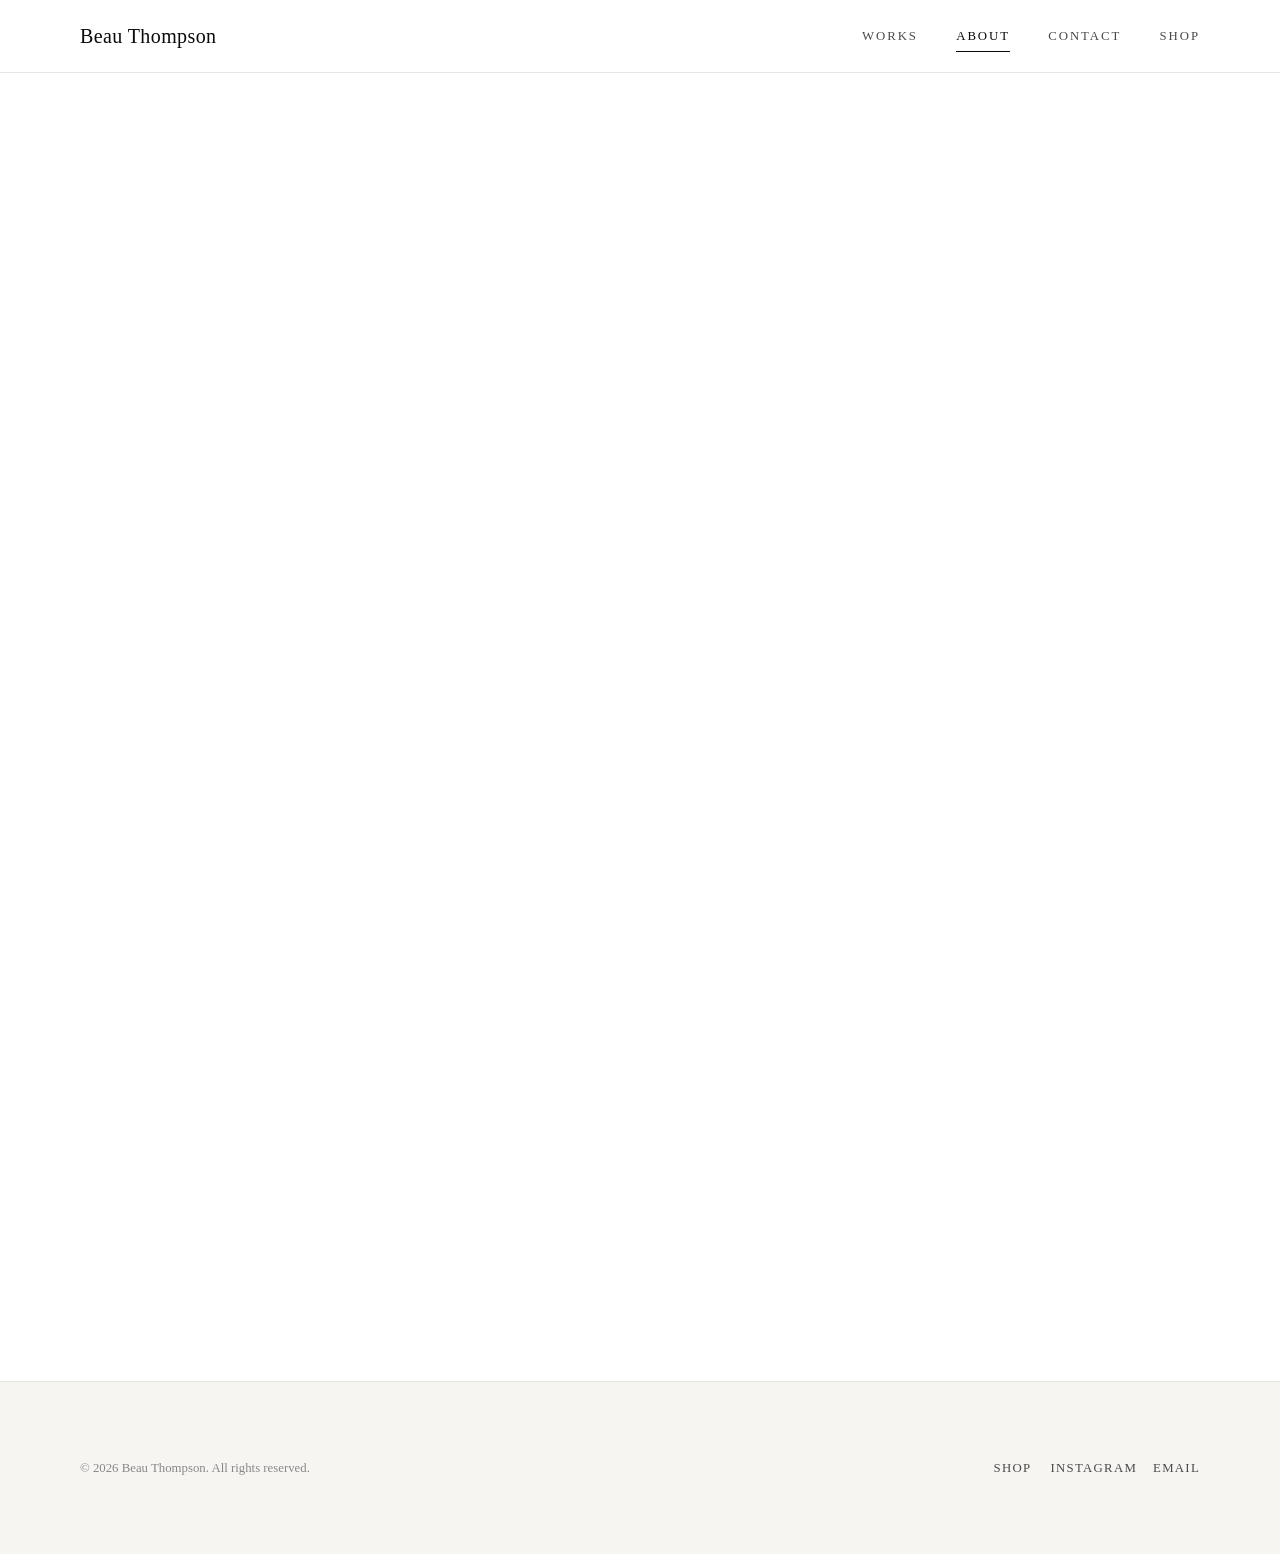
<file: about.html>
<!DOCTYPE html>
<html lang="en">
<head>
  <meta charset="UTF-8">
  <script>
    (function () {
      if (!location.hostname.endsWith('github.io')) return;
      var segment = location.pathname.split('/').filter(Boolean)[0];
      if (!segment || segment.includes('.')) return;
      var base = document.createElement('base');
      base.href = '/' + segment + '/';
      document.head.insertBefore(base, document.head.firstChild);
    })();
  </script>
  <meta name="viewport" content="width=device-width, initial-scale=1.0, viewport-fit=cover">
  <title>About | Beau Thompson</title>
  <meta name="description" content="Artist statement by Beau Thompson — mixed-media artist working in painting and sculpture, investigating material and immaterial experience, duality, and transformation.">
  <meta name="theme-color" content="#f5f0ea">

  <link rel="canonical" href="https://archoneye.com/about.html">

  <link rel="icon" type="image/svg+xml" href="favicon.svg">
  <link rel="apple-touch-icon" href="assets/highland-cow.webp">

  <link rel="stylesheet" href="style.css?v=33">
</head>
<body class="site-page">

  <a href="#about-content" class="skip-link">Skip to content</a>

  <header id="header" class="site-header">
    <div class="container nav-container">
      <a href="index.html" class="logo">Beau Thompson</a>
      <button class="menu-toggle" id="menu-toggle" aria-label="Open menu" aria-controls="nav-wrapper" aria-expanded="false">
        <span></span><span></span><span></span>
      </button>
      <div class="nav-overlay" id="nav-overlay"></div>
      <div class="nav-wrapper" id="nav-wrapper">
        <nav>
          <ul>
            <li><a href="index.html" class="nav-link">Works</a></li>
            <li><a href="about.html" class="nav-link active">About</a></li>
            <li><a href="contact.html" class="nav-link">Contact</a></li>
            <li><a href="shop.html" class="nav-link">Shop</a></li>
          </ul>
        </nav>
      </div>
    </div>
  </header>

  <main id="site-main" class="page-content">
    <div class="container page-inner" id="about-content">
      <div class="about-layout">
        <div class="about-visual reveal">
          <picture>
            <source srcset="assets/artist.webp" type="image/webp">
            <img src="assets/artist.webp" alt="Beau Thompson — artist portrait" loading="lazy" decoding="async">
          </picture>
        </div>

        <div class="about-text reveal">
          <h1 class="page-title">About</h1>
          <h2 class="about-tagline">Artist Statement</h2>
          <div class="about-bio">
            <p>I am a mixed-media artist working primarily in painting and sculptural media. My practice investigates the unstable boundaries between material and immaterial experience, exploring duality, spectrality, and the continual transformation of matter through time. I am interested in the ways objects record memory, decay, and touch, and how entropy becomes both a physical process and a metaphor for identity, perception, and belief.</p>
            <p>My work considers material as something alive rather than fixed, but constantly shifting through cycles of construction, deterioration, and renewal. By juxtaposing contrasting forms, surfaces, and symbols, I create spaces where oppositions such as presence and absence, body and spirit, permanence and ephemerality, coexist rather than resolve.</p>
            <p>Drawing from dreams, personal mythology, and symbolic language alongside broader philosophical and spiritual traditions, I approach making as a process of excavation. I am interested in dreams not simply as private experiences, but as sites where memory, desire, fear, and archetype converge, blurring distinctions between the psychic and the material.</p>
          </div>
        </div>
      </div>
    </div>
  </main>

  <footer>
    <div class="container footer-content">
      <span class="footer-copy">&copy; 2026 Beau Thompson. All rights reserved.</span>
      <ul class="footer-social">
        <li><a href="shop.html">Shop</a></li>
        <li><a href="https://www.instagram.com/archoneye/" target="_blank" rel="noopener noreferrer">Instagram</a></li>
        <li><a href="mailto:info@beaurancethompson.com">Email</a></li>
      </ul>
    </div>
  </footer>

  <script src="nav.js?v=11" defer></script>
</body>
</html>
</file>
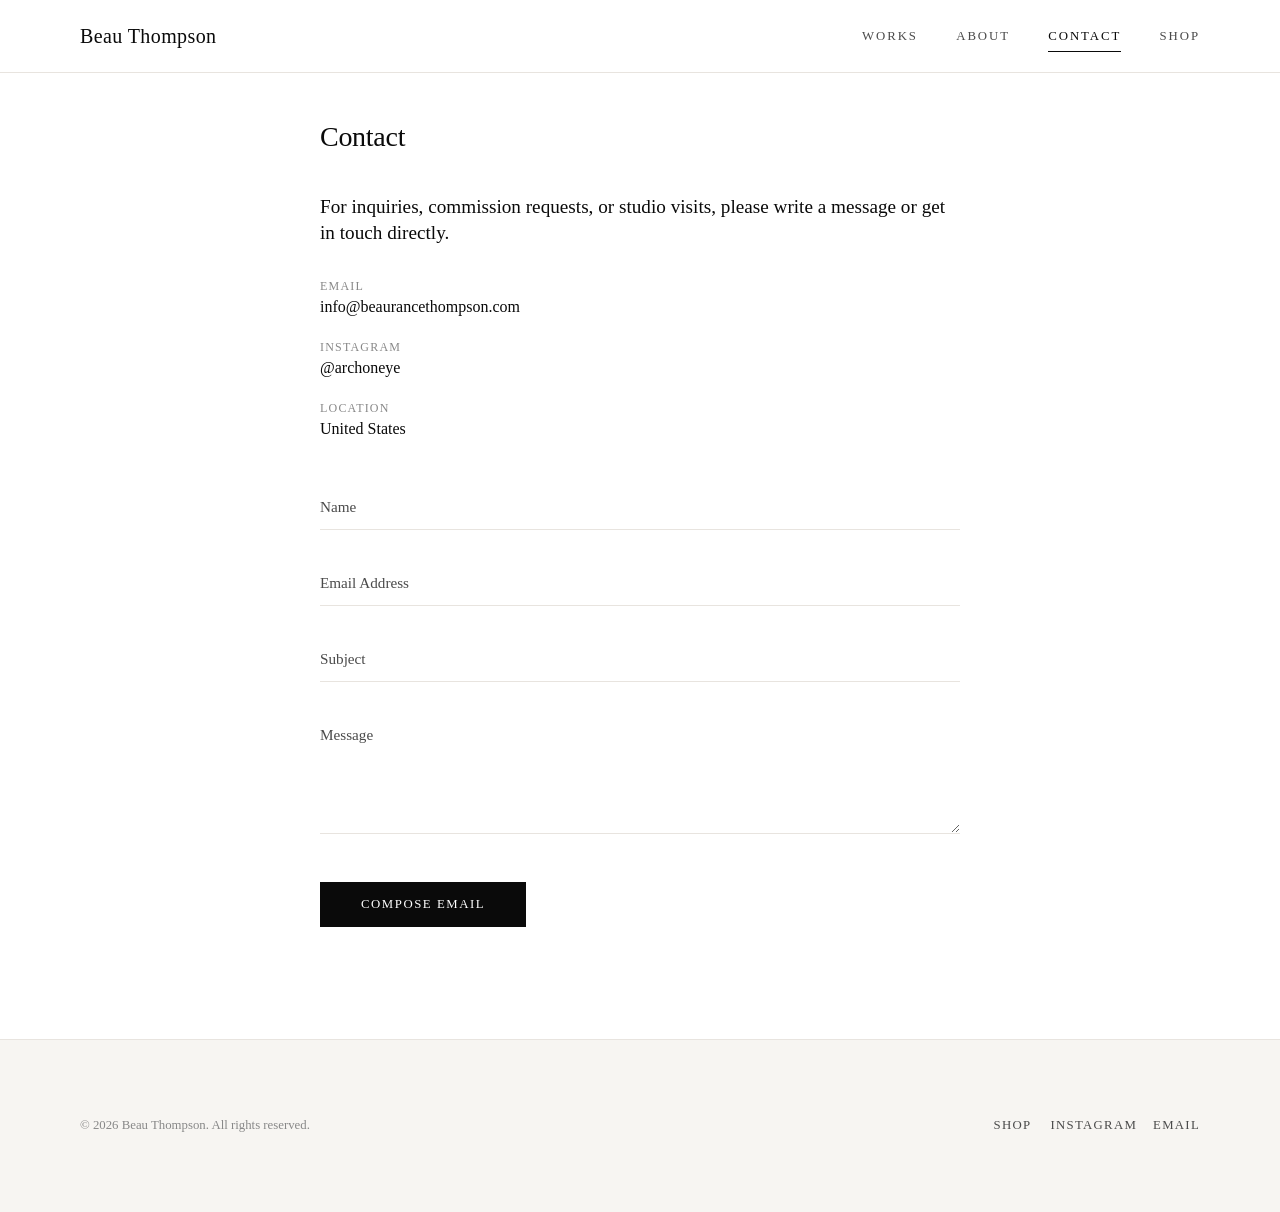
<file: contact.html>
<!DOCTYPE html>
<html lang="en">
<head>
  <meta charset="UTF-8">
  <script>
    (function () {
      if (!location.hostname.endsWith('github.io')) return;
      var segment = location.pathname.split('/').filter(Boolean)[0];
      if (!segment || segment.includes('.')) return;
      var base = document.createElement('base');
      base.href = '/' + segment + '/';
      document.head.insertBefore(base, document.head.firstChild);
    })();
  </script>
  <meta name="viewport" content="width=device-width, initial-scale=1.0, viewport-fit=cover">
  <title>Contact | Beau Thompson</title>
  <meta name="description" content="Contact Beau Thompson for inquiries, commission requests, or studio visits.">
  <meta name="theme-color" content="#f5f0ea">

  <link rel="canonical" href="https://beaurancethompson.com/contact.html">

  <link rel="icon" type="image/svg+xml" href="favicon.svg">
  <link rel="apple-touch-icon" href="assets/highland-cow.webp">

  <link rel="stylesheet" href="style.css?v=23">
</head>
<body class="site-page">

  <a href="#contact-content" class="skip-link">Skip to content</a>

  <header id="header" class="site-header">
    <div class="container nav-container">
      <a href="index.html" class="logo">Beau Thompson</a>
      <button class="menu-toggle" id="menu-toggle" aria-label="Open menu" aria-controls="nav-wrapper" aria-expanded="false">
        <span></span><span></span><span></span>
      </button>
      <div class="nav-overlay" id="nav-overlay"></div>
      <div class="nav-wrapper" id="nav-wrapper">
        <nav>
          <ul>
            <li><a href="index.html" class="nav-link">Works</a></li>
            <li><a href="about.html" class="nav-link">About</a></li>
            <li><a href="contact.html" class="nav-link active">Contact</a></li>
            <li><a href="shop.html" class="nav-link">Shop</a></li>
          </ul>
        </nav>
      </div>
    </div>
  </header>

  <main id="site-main" class="page-content">
    <div class="container page-inner" id="contact-content">
      <h1 class="page-title">Contact</h1>

      <div class="contact-layout">
        <div class="contact-info">
          <h2 class="contact-statement">For inquiries, commission requests, or studio visits, please write a message or get in touch directly.</h2>
          <div class="contact-details">
            <div class="contact-item">
              <span class="contact-label">Email</span>
              <span class="contact-value"><a href="mailto:info@beaurancethompson.com">info@beaurancethompson.com</a></span>
            </div>
            <div class="contact-item">
              <span class="contact-label">Instagram</span>
              <span class="contact-value"><a href="https://www.instagram.com/archoneye/" target="_blank" rel="noopener noreferrer">@archoneye</a></span>
            </div>
            <div class="contact-item">
              <span class="contact-label">Location</span>
              <span class="contact-value">United States</span>
            </div>
          </div>
        </div>

        <form class="contact-form" id="contact-form">
          <div class="form-group">
            <input type="text" id="name" name="name" class="form-input" placeholder=" " required autocomplete="name">
            <label for="name" class="form-label">Name</label>
          </div>

          <div class="form-group">
            <input type="email" id="email" name="email" class="form-input" placeholder=" " required autocomplete="email">
            <label for="email" class="form-label">Email Address</label>
          </div>

          <div class="form-group">
            <input type="text" id="subject" name="subject" class="form-input" placeholder=" ">
            <label for="subject" class="form-label">Subject</label>
          </div>

          <div class="form-group">
            <textarea id="message" name="message" class="form-input" placeholder=" " required></textarea>
            <label for="message" class="form-label">Message</label>
          </div>

          <input type="text" name="_gotcha" tabindex="-1" autocomplete="off" aria-hidden="true" class="form-honeypot">

          <button type="submit" class="submit-btn">Compose Email</button>
          <div class="form-message" id="form-message" role="status" aria-live="polite"></div>
        </form>
      </div>
    </div>
  </main>

  <footer>
    <div class="container footer-content">
      <span class="footer-copy">&copy; 2026 Beau Thompson. All rights reserved.</span>
      <ul class="footer-social">
        <li><a href="shop.html">Shop</a></li>
        <li><a href="https://www.instagram.com/archoneye/" target="_blank" rel="noopener noreferrer">Instagram</a></li>
        <li><a href="mailto:info@beaurancethompson.com">Email</a></li>
      </ul>
    </div>
  </footer>

  <script src="nav.js?v=5" defer></script>
  <script src="contact.js?v=2" defer></script>
</body>
</html>
</file>
<file: style.css>
/*
 * Beau Thompson — responsive portfolio and shop
 * Times New Roman is intentionally used throughout.
 */
:root {
  --bg-primary: #fff;
  --bg-secondary: #f7f5f2;
  --text-primary: #0a0a0a;
  --text-secondary: #4a4a4a;
  --text-muted: #888;
  --border-color: #e8e4df;
  --border-dark: #111;
  --accent: #0a0a0a;
  --accent-warm: #8b6f47;
  --font-serif: "Times New Roman", Times, serif;
  --font-sans: "Times New Roman", Times, serif;
  --max-width: 1200px;
  --content-width: 720px;
  --gutter: clamp(1rem, 4vw, 2.5rem);
  --section-space: clamp(4rem, 8vw, 8rem);
  --header-height: clamp(4rem, 7vw, 4.5rem);
  --header-height-scrolled: clamp(2.75rem, 5vw, 3.25rem);
  --touch-target: 44px;
  --duration-fast: 180ms;
  --duration-base: 280ms;
  --duration-slow: 480ms;
  --ease-standard: cubic-bezier(.4, 0, .2, 1);
  --ease-out: cubic-bezier(.16, 1, .3, 1);
  --transition-fast: color var(--duration-fast) var(--ease-standard),
    background-color var(--duration-fast) var(--ease-standard),
    border-color var(--duration-fast) var(--ease-standard),
    opacity var(--duration-fast) var(--ease-standard);
}

*, *::before, *::after { box-sizing: border-box; margin: 0; padding: 0; }
html {
  background: var(--bg-primary);
  color: var(--text-primary);
  font-family: var(--font-sans);
  -webkit-font-smoothing: antialiased;
}
body {
  min-width: 0;
  overflow-x: hidden;
  overflow-wrap: anywhere;
}
body.menu-open { overflow: hidden; }
body.scroll-locked { position: fixed; inset: 0; width: 100%; overflow: hidden; }
body.site-minimal, body.site-page, body.site-shop { background: var(--bg-primary); }
img, svg { max-width: 100%; }
picture { display: block; }
button, input, textarea { font: inherit; }
button { color: inherit; }
a { color: inherit; text-decoration: none; transition: color var(--duration-fast) var(--ease-standard); }
h1, h2, h3, h4 { font-family: var(--font-serif); font-weight: 400; line-height: 1.2; }
p, h1, h2, h3, h4, span, a { overflow-wrap: anywhere; }
[hidden] { display: none !important; }
[inert] { pointer-events: none; user-select: none; }

.container {
  width: 100%;
  max-width: var(--max-width);
  margin-inline: auto;
  padding-inline: var(--gutter);
}
.visually-hidden {
  position: absolute;
  width: 1px;
  height: 1px;
  padding: 0;
  margin: -1px;
  overflow: hidden;
  clip: rect(0, 0, 0, 0);
  white-space: nowrap;
  border: 0;
}
.skip-link {
  position: fixed;
  top: -5rem;
  left: max(1rem, env(safe-area-inset-left));
  z-index: 2000;
  min-height: var(--touch-target);
  padding: .75rem 1.25rem;
  background: var(--accent);
  color: var(--bg-primary);
  font-size: .8rem;
  letter-spacing: .1em;
  text-transform: uppercase;
}
.skip-link:focus { top: max(1rem, env(safe-area-inset-top)); }
:focus-visible { outline: 2px solid var(--accent); outline-offset: 3px; }
button:focus:not(:focus-visible), a:focus:not(:focus-visible) { outline: none; }

/* Shared header and navigation */
.site-header {
  position: fixed;
  inset: 0 0 auto;
  z-index: 100;
  width: 100%;
  padding-top: env(safe-area-inset-top, 0px);
  background: rgba(255, 255, 255, .96);
  border-bottom: 1px solid var(--border-color);
  backdrop-filter: blur(8px);
  transition: background-color var(--duration-base) var(--ease-standard),
    box-shadow var(--duration-base) var(--ease-standard);
}
.site-header.scrolled { background: rgba(255, 255, 255, .98); box-shadow: 0 1px 0 rgba(0, 0, 0, .04); }
.nav-container {
  position: relative;
  display: flex;
  align-items: center;
  justify-content: space-between;
  height: var(--header-height);
  transition: height var(--duration-base) var(--ease-standard);
}
.site-header.scrolled .nav-container {
  height: var(--header-height-scrolled);
  justify-content: center;
}
.logo {
  flex: 0 1 auto;
  font-size: clamp(1.1rem, 2vw, 1.25rem);
  font-weight: 400;
  letter-spacing: .02em;
  white-space: nowrap;
  transition: font-size var(--duration-base) var(--ease-standard);
}
.site-header.scrolled .logo { font-size: clamp(.9rem, 1.5vw, .95rem); }
.nav-wrapper, .nav-shop { display: flex; align-items: center; min-width: 0; }
nav ul { display: flex; gap: clamp(1.25rem, 3vw, 2.5rem); list-style: none; }
nav a, .nav-link {
  position: relative;
  display: inline-flex;
  align-items: center;
  min-height: var(--touch-target);
  color: var(--text-secondary);
  font-size: .8rem;
  letter-spacing: .15em;
  text-transform: uppercase;
}
nav a::after {
  content: "";
  position: absolute;
  right: 0;
  bottom: .35rem;
  left: 0;
  height: 1px;
  background: var(--accent);
  transform: scaleX(0);
  transform-origin: left;
  transition: transform var(--duration-base) var(--ease-standard);
}
nav a:hover, nav a.active { color: var(--text-primary); }
nav a:hover::after, nav a.active::after { transform: scaleX(1); }
.menu-toggle {
  display: none;
  min-width: var(--touch-target);
  min-height: var(--touch-target);
  padding: .5rem;
  border: 0;
  background: none;
  cursor: pointer;
  flex-direction: column;
  align-items: center;
  justify-content: center;
  gap: 6px;
  z-index: 110;
}
.menu-toggle span {
  display: block;
  width: 22px;
  height: 1px;
  background: var(--text-primary);
  transition: transform var(--duration-fast), opacity var(--duration-fast);
}
.menu-toggle.active span:nth-child(1) { transform: translateY(7px) rotate(45deg); }
.menu-toggle.active span:nth-child(2) { opacity: 0; }
.menu-toggle.active span:nth-child(3) { transform: translateY(-7px) rotate(-45deg); }
.header-actions { display: flex; align-items: center; gap: .35rem; }
.site-header.scrolled .nav-wrapper,
.site-header.scrolled .menu-toggle,
.site-header.scrolled .nav-overlay {
  position: absolute;
  width: 0;
  height: 0;
  overflow: hidden;
  visibility: hidden;
  opacity: 0;
  pointer-events: none;
}
.site-header.scrolled .header-actions {
  position: absolute;
  top: 50%;
  right: var(--gutter);
  width: auto;
  height: auto;
  overflow: visible;
  visibility: visible;
  opacity: 1;
  transform: translateY(-50%);
  pointer-events: auto;
}
.site-header.scrolled .header-actions .menu-toggle { display: none; }

/* Minimal works feed */
.works-feed {
  display: flex;
  flex-direction: column;
  gap: clamp(4rem, 8vw, 5rem);
  width: 100%;
  max-width: var(--content-width);
  margin-inline: auto;
  padding: calc(var(--header-height) + env(safe-area-inset-top, 0px) + 3rem) var(--gutter) 4rem;
}
.work-item, .art-card { display: flex; min-width: 0; flex-direction: column; cursor: pointer; }
.work-figure { margin: 0; }
.art-image-wrapper { position: relative; width: 100%; background: var(--bg-secondary); }
.works-feed .art-image-wrapper { overflow: visible; background: transparent; }
.works-feed .art-image-wrapper picture { display: contents; }
.works-feed .art-image-wrapper img {
  position: static;
  display: block;
  width: 100%;
  height: auto;
  object-fit: contain;
}
.works-feed .art-image-wrapper--highland-cow img,
.works-feed .art-image-wrapper--crab img,
.works-feed .art-image-wrapper--fan img { width: 100%; height: auto; object-fit: contain; }
.work-caption {
  display: flex;
  min-width: 0;
  flex-direction: column;
  gap: .2rem;
  margin-top: .75rem;
  text-align: left;
  font-size: .85rem;
  letter-spacing: .02em;
}
.art-info { display: flex; min-width: 0; flex-direction: column; gap: .25rem; }
.art-title { font-size: 1.25rem; font-weight: 400; }
.works-feed .work-title { color: var(--text-primary); font-size: inherit; }
.art-meta { color: var(--text-secondary); font-size: .8rem; font-weight: 300; letter-spacing: .02em; }
.works-feed .work-meta { color: var(--text-muted); }
.art-year { flex-shrink: 0; color: var(--text-muted); font-size: .8rem; }
.art-title-row { display: flex; min-width: 0; align-items: baseline; justify-content: space-between; gap: 1rem; }

/* About, contact, forms and footer */
.page-content {
  min-height: calc(100svh - 10rem);
  padding-block: calc(var(--header-height) + env(safe-area-inset-top, 0px) + 3rem) 4rem;
}
.page-inner { max-width: var(--content-width); }
.page-title { margin-bottom: 2.5rem; font-size: clamp(1.6rem, 4vw, 1.75rem); letter-spacing: -.01em; }
.about-layout, .contact-layout { display: grid; grid-template-columns: 1fr; gap: clamp(2.5rem, 6vw, 3rem); }
.about-visual { width: 100%; overflow: hidden; border: 1px solid var(--border-color); background: var(--bg-secondary); }
.about-visual img { display: block; width: 100%; height: auto; }
.about-text, .contact-info { display: flex; min-width: 0; flex-direction: column; gap: 2rem; }
.about-tagline { margin-bottom: 1.5rem; font-size: clamp(1.1rem, 3vw, 1.15rem); line-height: 1.3; }
.about-bio { max-width: 62ch; color: var(--text-secondary); font-size: 1rem; font-weight: 300; line-height: 1.7; }
.about-bio p { margin-bottom: 1.5rem; }
.about-bio p:last-child { margin-bottom: 0; }
.contact-statement { font-size: clamp(1.05rem, 3vw, 1.2rem); line-height: 1.4; }
.contact-details { display: flex; flex-direction: column; gap: 1.5rem; }
.contact-item { display: flex; min-width: 0; flex-direction: column; gap: .25rem; }
.contact-label, .product-option-label {
  color: var(--text-muted);
  font-size: .75rem;
  letter-spacing: .1em;
  text-transform: uppercase;
}
.contact-value { min-width: 0; font-size: 1rem; font-weight: 300; }
.contact-value a:hover { text-decoration: underline; }
.contact-form { display: flex; min-width: 0; flex-direction: column; gap: 2rem; }
.form-group { position: relative; display: flex; min-width: 0; flex-direction: column; }
.form-input {
  width: 100%;
  min-height: var(--touch-target);
  padding: .75rem 0;
  border: 0;
  border-bottom: 1px solid var(--border-color);
  border-radius: 0;
  outline: 0;
  background: transparent;
  color: var(--text-primary);
  font-size: max(16px, .95rem);
  font-weight: 300;
  transition: border-color var(--duration-fast);
}
.form-label {
  position: absolute;
  top: .75rem;
  left: 0;
  color: var(--text-secondary);
  font-size: .95rem;
  font-weight: 300;
  pointer-events: none;
  transition: transform var(--duration-fast), color var(--duration-fast), font-size var(--duration-fast);
}
.form-input:focus, .form-input:focus-visible { border-bottom-color: var(--border-dark); outline: 0; }
.form-input:focus ~ .form-label, .form-input:not(:placeholder-shown) ~ .form-label {
  color: var(--text-muted);
  font-size: .75rem;
  letter-spacing: .1em;
  text-transform: uppercase;
  transform: translateY(-1.75rem);
}
textarea.form-input { min-height: 120px; resize: vertical; }
.submit-btn, .btn-add-to-cart, .btn-checkout, .mailto-checkout, .order-checkout-link,
.success-modal-btn, .lightbox-inquire-btn {
  display: inline-flex;
  min-height: var(--touch-target);
  align-items: center;
  justify-content: center;
  border: 1px solid var(--accent);
  background: var(--accent);
  color: var(--bg-primary);
  cursor: pointer;
  font-size: .8rem;
  letter-spacing: .12em;
  text-align: center;
  text-transform: uppercase;
  transition: var(--transition-fast);
}
.submit-btn { align-self: flex-start; margin-top: 1rem; padding: .85rem 2.5rem; }
.submit-btn:hover, .btn-checkout:hover, .mailto-checkout:hover, .order-checkout-link:hover,
.success-modal-btn:hover, .lightbox-inquire-btn:hover { background: transparent; color: var(--accent); }
.submit-btn:disabled, .btn-checkout:disabled { border-color: var(--border-color); background: var(--border-color); color: var(--text-muted); cursor: not-allowed; }
.form-message { margin-top: 1rem; font-size: .9rem; font-weight: 300; opacity: 0; }
.form-message.success { color: #267335; opacity: 1; }
.form-message.error { color: #b3372c; opacity: 1; }
.form-honeypot { position: absolute; left: -9999px; width: 1px; height: 1px; opacity: 0; pointer-events: none; }
footer { padding: clamp(2.5rem, 6vw, 4rem) 0; border-top: 1px solid var(--border-color); background: var(--bg-secondary); }
.footer-content { display: flex; align-items: center; justify-content: space-between; gap: 1.25rem; }
.footer-copy { color: var(--text-muted); font-size: .8rem; font-weight: 300; }
.footer-social { display: flex; align-items: center; gap: 1rem; list-style: none; }
.footer-social a { display: inline-flex; min-width: var(--touch-target); min-height: var(--touch-target); align-items: center; justify-content: center; color: var(--text-secondary); font-size: .8rem; letter-spacing: .1em; text-transform: uppercase; }
.footer-social a:hover { color: var(--text-primary); }

/* Lightbox */
.lightbox {
  position: fixed;
  inset: 0;
  z-index: 1000;
  display: flex;
  width: 100%;
  height: 100%;
  min-height: 100svh;
  align-items: center;
  justify-content: center;
  overflow: auto;
  padding: max(1rem, env(safe-area-inset-top)) max(1rem, env(safe-area-inset-right))
    max(1rem, env(safe-area-inset-bottom)) max(1rem, env(safe-area-inset-left));
  background: rgba(247, 245, 242, .96);
  opacity: 0;
  visibility: hidden;
  pointer-events: none;
  transition: opacity var(--duration-base), visibility 0s linear var(--duration-base);
}
.lightbox.active, .lightbox[aria-hidden="false"] { opacity: 1; visibility: visible; pointer-events: auto; transition-delay: 0s; }
.lightbox[aria-hidden="true"] { visibility: hidden; pointer-events: none; }
.lightbox-content { position: relative; display: flex; width: min(90%, 900px); min-width: 0; max-height: calc(100svh - 2rem); flex-direction: column; align-items: center; }
.lightbox-image-wrapper { display: flex; max-width: 100%; max-height: min(68svh, 720px); align-items: center; justify-content: center; margin-bottom: 1.25rem; touch-action: pan-y; }
.lightbox-image { display: block; max-width: 100%; max-height: min(68svh, 720px); border: 1px solid var(--border-color); object-fit: contain; }
.lightbox-details { width: 100%; max-width: 600px; text-align: center; }
.lightbox-title { margin-bottom: .25rem; font-size: clamp(1.25rem, 3vw, 1.5rem); }
.lightbox-meta { color: var(--text-secondary); font-size: .85rem; font-weight: 300; }
.lightbox-availability { display: none; margin-top: .6rem; padding: .3rem .7rem; border: 1px solid var(--border-color); font-size: .65rem; letter-spacing: .16em; text-transform: uppercase; }
.lightbox-availability.active { display: inline-block; }
.lightbox-availability[data-status="available"] { color: #2f6f3a; border-color: #c6dccb; }
.lightbox-availability[data-status="sold"] { color: var(--text-muted); }
.lightbox-statement { display: none; max-width: 460px; margin: .85rem auto 0; color: var(--text-secondary); font-size: .9rem; font-weight: 300; line-height: 1.65; }
.lightbox-statement.active { display: block; }
.lightbox-inquire-btn { margin-top: 1.25rem; padding: .75rem 1.5rem; }
.lightbox-close, .lightbox-nav {
  position: fixed;
  z-index: 1002;
  display: flex;
  width: var(--touch-target);
  height: var(--touch-target);
  align-items: center;
  justify-content: center;
  border: 1px solid var(--border-color);
  background: var(--bg-primary);
  cursor: pointer;
}
.lightbox-close { top: max(.75rem, env(safe-area-inset-top)); right: max(.75rem, env(safe-area-inset-right)); }
.lightbox-close svg { width: 1.4rem; height: 1.4rem; }
.lightbox-nav { top: 50%; transform: translateY(-50%); }
.lightbox-prev { left: max(.75rem, env(safe-area-inset-left)); }
.lightbox-next { right: max(.75rem, env(safe-area-inset-right)); }
.lightbox-nav svg { width: 1.25rem; height: 1.25rem; fill: none; stroke: currentColor; stroke-width: 1.5; }
.lightbox-nav.is-hidden, .lightbox-nav:disabled { visibility: hidden; opacity: 0; pointer-events: none; }

/* Shop */
.section-num { display: block; margin-bottom: 1rem; color: var(--text-muted); font-size: .85rem; letter-spacing: .15em; }
.section-title { font-size: clamp(2rem, 5vw, 2.5rem); letter-spacing: -.02em; }
.shop-header-text .section-title { margin-bottom: 1rem; }
.shop-header { padding-top: calc(var(--header-height) + env(safe-area-inset-top) + clamp(3rem, 7vw, 5.5rem)); padding-bottom: 2rem; }
.shop-header-layout { display: grid; grid-template-columns: minmax(200px, 280px) minmax(0, 1fr); align-items: center; gap: clamp(2rem, 5vw, 3rem); }
.shop-header-image { overflow: hidden; aspect-ratio: 1; border: 1px solid var(--border-color); }
.shop-header-image img { display: block; width: 100%; height: 100%; object-fit: cover; }
.shop-header-text { min-width: 0; }
.shop-header-desc, .featured-drop-desc { max-width: 600px; color: var(--text-secondary); font-weight: 300; line-height: 1.7; }
.shop-header-desc { font-size: 1.1rem; }
.shop-section { padding: 2rem 0 var(--section-space); }
.featured-drop { display: flex; flex-direction: column; gap: clamp(2.5rem, 6vw, 3.5rem); }
.featured-drop-header { max-width: 640px; }
.featured-drop-desc { margin-top: 1rem; }
.product-grid, .product-grid--drop { display: grid; grid-template-columns: repeat(2, minmax(0, 1fr)); gap: clamp(2.5rem, 6vw, 4rem) clamp(1.5rem, 4vw, 2rem); }
.product-card, .product-card--apparel { display: flex; min-width: 0; flex-direction: column; background: var(--bg-primary); }
.product-image-wrapper { position: relative; width: 100%; overflow: hidden; aspect-ratio: 1; margin-bottom: 1.25rem; border: 1px solid var(--border-color); background: var(--bg-secondary); }
.product-image-wrapper img { display: block; width: 100%; height: 100%; object-fit: cover; }
.product-image-wrapper--white, .product-card--mockup .product-image-wrapper { background: #fff; }
.product-card--mockup .product-image-wrapper img { padding: 1rem; object-fit: contain; }
.product-card--expandable .product-open-trigger, .product-card--expandable .art-title-row, .product-card--expandable .art-meta { cursor: pointer; }
.product-badge { position: absolute; top: .75rem; left: .75rem; z-index: 2; padding: .35rem .6rem; background: var(--accent); color: var(--bg-primary); font-size: .65rem; letter-spacing: .12em; text-transform: uppercase; }
.product-options { display: flex; flex-direction: column; gap: 1rem; margin-top: 1.25rem; }
.product-option { min-width: 0; }
.product-option-label { display: block; margin-bottom: .5rem; font-size: .7rem; }
.option-selector { display: flex; min-width: 0; flex-wrap: wrap; gap: .5rem; }
.option-btn {
  min-width: var(--touch-target);
  min-height: var(--touch-target);
  padding: .5rem .75rem;
  border: 1px solid var(--border-color);
  background: transparent;
  color: var(--text-secondary);
  cursor: pointer;
  font-size: .72rem;
  letter-spacing: .08em;
  text-transform: uppercase;
}
.option-btn:hover { border-color: var(--border-dark); color: var(--text-primary); }
.option-btn.active { border-color: var(--accent); background: var(--accent); color: var(--bg-primary); }
.btn-add-to-cart { width: 100%; margin-top: 1.25rem; padding: .75rem; background: transparent; color: var(--text-primary); }
.btn-add-to-cart:hover { background: var(--accent); color: var(--bg-primary); }
.drop-details { display: flex; flex-direction: column; gap: 2rem; padding-top: 3rem; border-top: 1px solid var(--border-color); }
.drop-details-header h4 { margin-top: .75rem; font-size: 1.5rem; }
.drop-details-grid { display: grid; grid-template-columns: repeat(2, minmax(0, 1fr)); gap: 2rem 2.5rem; }
.drop-detail-item { display: flex; min-width: 0; flex-direction: column; gap: .5rem; }
.drop-detail-label { color: var(--text-muted); font-size: .7rem; letter-spacing: .18em; text-transform: uppercase; }
.drop-detail-item p, .drop-details-footnote { color: var(--text-secondary); font-size: .9rem; font-weight: 300; line-height: 1.65; }
.drop-details-footnote { padding-top: 1.5rem; border-top: 1px solid var(--border-color); color: var(--text-muted); font-size: .85rem; }
.drop-details-footnote a { border-bottom: 1px solid var(--accent); color: var(--text-primary); }
.reveal { opacity: 0; transform: translateY(16px); transition: opacity var(--duration-slow) var(--ease-out), transform var(--duration-slow) var(--ease-out); }
.reveal.visible { opacity: 1; transform: none; }
.cart-nav-link, .header-cart-btn { position: relative; display: flex; min-width: var(--touch-target); min-height: var(--touch-target); align-items: center; justify-content: center; padding: .45rem; border: 0; border-radius: 50%; background: transparent; color: var(--text-secondary); cursor: pointer; }
.cart-icon-container { position: relative; display: flex; align-items: center; }
.cart-badge { position: absolute; top: -8px; right: -8px; display: flex; width: 16px; height: 16px; align-items: center; justify-content: center; border-radius: 50%; background: var(--accent); color: #fff; font-size: .7rem; opacity: 0; transform: scale(.8); }
.cart-badge.active { opacity: 1; transform: scale(1); }

/* Cart and product overlays */
.cart-overlay, .product-modal-overlay, .success-modal-overlay {
  position: fixed;
  inset: 0;
  width: 100%;
  height: 100%;
  min-height: 100svh;
  visibility: hidden;
  opacity: 0;
  pointer-events: none;
}
.cart-overlay { z-index: 1050; background: rgba(255, 255, 255, .88); transition: opacity var(--duration-fast), visibility 0s linear var(--duration-fast); }
.cart-overlay.active { visibility: visible; opacity: 1; pointer-events: auto; transition-delay: 0s; }
.cart-drawer {
  position: fixed;
  inset: 0 0 0 auto;
  z-index: 1100;
  display: flex;
  width: min(440px, 100%);
  height: 100%;
  min-height: 100svh;
  flex-direction: column;
  border-left: 1px solid var(--border-color);
  background: var(--bg-primary);
  box-shadow: -15px 0 40px rgba(0, 0, 0, .05);
  transform: translateX(100%);
  visibility: hidden;
  transition: transform .4s var(--ease-out), visibility 0s linear .4s;
}
.cart-drawer.active { visibility: visible; transform: none; transition-delay: 0s; }
.cart-header { display: flex; align-items: center; justify-content: space-between; padding: max(1.25rem, env(safe-area-inset-top)) max(1.25rem, env(safe-area-inset-right)) 1.25rem max(1.25rem, env(safe-area-inset-left)); border-bottom: 1px solid var(--border-color); }
.cart-header h3 { font-size: 1.25rem; letter-spacing: .05em; text-transform: uppercase; }
.cart-close-btn { display: flex; min-width: var(--touch-target); min-height: var(--touch-target); align-items: center; justify-content: center; border: 0; background: none; cursor: pointer; }
.cart-close-btn svg { width: 1.25rem; height: 1.25rem; }
.cart-items-list { display: flex; flex: 1; flex-direction: column; gap: 1.5rem; min-height: 0; overflow-y: auto; padding: clamp(1.25rem, 4vw, 2rem); }
.cart-empty-message { margin-top: 4rem; color: var(--text-muted); font-size: .9rem; text-align: center; }
.cart-item { display: flex; min-width: 0; gap: 1rem; padding-bottom: 1.5rem; border-bottom: 1px solid var(--border-color); }
.cart-item-image { display: flex; width: 64px; height: 64px; flex: 0 0 64px; align-items: center; justify-content: center; padding: .5rem; border: 1px solid var(--border-color); background: var(--bg-secondary); }
.cart-item-image img { width: 100%; height: 100%; object-fit: cover; }
.cart-item-image svg { width: 30px; height: 30px; fill: none; stroke: var(--text-muted); }
.cart-item-details { display: flex; min-width: 0; flex: 1; flex-direction: column; justify-content: space-between; }
.cart-item-title { font-size: .9rem; font-weight: 500; line-height: 1.2; }
.cart-item-variant, .cart-item-price { margin-top: .2rem; color: var(--text-muted); font-size: .78rem; }
.cart-item-controls { display: flex; flex-wrap: wrap; align-items: center; justify-content: space-between; gap: .5rem; margin-top: .5rem; }
.qty-selector { display: flex; align-items: center; border: 1px solid var(--border-color); }
.qty-btn { display: flex; width: var(--touch-target); height: var(--touch-target); align-items: center; justify-content: center; border: 0; background: none; cursor: pointer; }
.qty-val { display: flex; min-width: var(--touch-target); min-height: var(--touch-target); align-items: center; justify-content: center; text-align: center; }
.cart-item-remove { min-height: var(--touch-target); padding-inline: .5rem; border: 0; background: none; color: var(--text-muted); cursor: pointer; font-size: .75rem; letter-spacing: .05em; text-transform: uppercase; }
.cart-footer { padding: 1.25rem max(1.25rem, env(safe-area-inset-right)) max(1.25rem, env(safe-area-inset-bottom)) max(1.25rem, env(safe-area-inset-left)); border-top: 1px solid var(--border-color); background: var(--bg-secondary); }
.cart-summary-row { display: flex; justify-content: space-between; gap: 1rem; margin-bottom: 1.25rem; }
.cart-summary-label { font-size: .9rem; letter-spacing: .05em; text-transform: uppercase; }
.cart-summary-value { flex-shrink: 0; font-size: 1.1rem; font-weight: 600; }
.checkout-status { display: none; margin-bottom: 1rem; color: var(--text-secondary); font-size: .82rem; line-height: 1.5; }
.checkout-status.active { display: block; }
.checkout-status.error { color: #b3372c; }
.btn-checkout, .mailto-checkout, .order-checkout-link { width: 100%; padding: .8rem 1rem; }
.checkout-note, .order-checkout-note { margin-top: .75rem; color: var(--text-muted); font-size: .8rem; line-height: 1.5; text-align: center; }

.product-modal-overlay { z-index: 1150; display: flex; align-items: center; justify-content: center; padding: max(1rem, env(safe-area-inset-top)) max(1rem, env(safe-area-inset-right)) max(1rem, env(safe-area-inset-bottom)) max(1rem, env(safe-area-inset-left)); background: rgba(255, 255, 255, .96); transition: opacity .35s, visibility 0s linear .35s; }
.product-modal-overlay.active, .product-modal-overlay[aria-hidden="false"] { visibility: visible; opacity: 1; pointer-events: auto; transition-delay: 0s; }
.product-modal-overlay[aria-hidden="true"] { visibility: hidden; pointer-events: none; }
.product-modal { position: relative; width: min(920px, 100%); max-height: calc(100svh - 2rem); overflow-y: auto; border: 1px solid var(--border-color); background: var(--bg-primary); opacity: 0; transform: translateY(16px) scale(.98); transition: transform .4s var(--ease-out), opacity .4s; }
.product-modal-overlay.active .product-modal { opacity: 1; transform: none; }
.product-modal-close { position: absolute; top: 1rem; right: 1rem; z-index: 3; display: flex; width: var(--touch-target); height: var(--touch-target); align-items: center; justify-content: center; border: 1px solid var(--border-color); background: var(--bg-primary); cursor: pointer; }
.product-modal-close svg { width: 1.1rem; height: 1.1rem; }
.product-modal-layout { display: grid; grid-template-columns: 1fr 1fr; }
.product-modal-image { display: flex; min-width: 0; min-height: 420px; flex-direction: column; align-items: center; justify-content: center; gap: 1rem; padding: 2rem; border-right: 1px solid var(--border-color); background: #fff; }
.product-modal-image-stage { position: relative; display: flex; width: 100%; align-items: center; justify-content: center; touch-action: pan-y; }
.product-modal-image-stage img { display: block; width: 100%; max-height: min(420px, 52svh); object-fit: contain; }
.product-modal-nav { position: absolute; top: 50%; z-index: 1; display: flex; width: var(--touch-target); height: var(--touch-target); align-items: center; justify-content: center; border: 1px solid var(--border-color); border-radius: 50%; background: rgba(255, 255, 255, .92); cursor: pointer; transform: translateY(-50%); }
.product-modal-nav--prev { left: 0; }
.product-modal-nav--next { right: 0; }
.product-modal-nav svg { width: 1rem; height: 1rem; }
.product-modal-gallery { display: none; width: 100%; flex-wrap: wrap; justify-content: center; gap: .5rem; }
.product-modal-gallery.active { display: flex; }
.product-modal-thumb { width: 56px; height: 56px; padding: 0; overflow: hidden; border: 1px solid var(--border-color); background: #fff; cursor: pointer; opacity: .55; }
.product-modal-thumb img { width: 100%; height: 100%; object-fit: cover; }
.product-modal-thumb:hover, .product-modal-thumb.active { border-color: var(--border-dark); opacity: 1; }
.product-modal-thumb.active { outline: 1px solid var(--border-dark); outline-offset: 2px; }
.product-modal-gallery-label { display: none; color: var(--text-muted); font-size: .75rem; letter-spacing: .08em; text-transform: uppercase; }
.product-modal-gallery-label.active { display: block; }
.product-modal-details { display: flex; min-width: 0; flex-direction: column; gap: .75rem; padding: 2.5rem; }
.product-modal-details .product-badge { position: static; align-self: flex-start; }
.product-modal-title { font-size: clamp(1.4rem, 4vw, 1.75rem); }
.product-modal-price { font-size: 1.1rem; font-weight: 500; }
.product-modal-meta { color: var(--text-secondary); font-size: .85rem; }
.product-modal-description { margin: .5rem 0 .75rem; color: var(--text-secondary); font-size: .95rem; line-height: 1.7; }
.product-modal-details .product-options, .product-modal-details .btn-add-to-cart { margin-top: .5rem; }

.success-modal-overlay { z-index: 1200; display: flex; align-items: center; justify-content: center; padding: max(1rem, env(safe-area-inset-top)) max(1rem, env(safe-area-inset-right)) max(1rem, env(safe-area-inset-bottom)) max(1rem, env(safe-area-inset-left)); background: rgba(255, 255, 255, .96); transition: opacity var(--duration-fast), visibility 0s linear var(--duration-fast); }
.success-modal-overlay.active { visibility: visible; opacity: 1; pointer-events: auto; transition-delay: 0s; }
.success-modal-content { width: min(420px, 100%); padding: clamp(2rem, 6vw, 3rem) clamp(1.25rem, 5vw, 2rem); border: 1px solid var(--border-color); background: var(--bg-primary); text-align: center; opacity: 0; transform: scale(.95); transition: transform .4s var(--ease-out), opacity .4s; }
.success-modal-overlay.active .success-modal-content { opacity: 1; transform: none; }
.success-modal-icon { width: 50px; height: 50px; margin: 0 auto 1.5rem; fill: none; stroke: #267335; stroke-width: 1.5; }
.success-modal-title { margin-bottom: 1rem; font-size: 1.5rem; }
.success-modal-message { margin-bottom: 2rem; color: var(--text-secondary); font-size: .9rem; line-height: 1.6; }
.success-modal-btn { padding: .75rem 2rem; }

@media (max-width: 768px) {
  .menu-toggle { display: flex; }
  .nav-wrapper {
    position: fixed;
    top: 0;
    right: 0;
    z-index: 105;
    width: min(320px, 85%);
    height: 100%;
    min-height: 100svh;
    align-items: flex-start;
    overflow-y: auto;
    padding: calc(var(--header-height) + env(safe-area-inset-top) + 1rem) 2rem max(2rem, env(safe-area-inset-bottom));
    border-left: 1px solid var(--border-color);
    background: var(--bg-primary);
    visibility: hidden;
    transform: translateX(100%);
    transition: transform .4s var(--ease-out), visibility 0s linear .4s;
  }
  .nav-wrapper.open { visibility: visible; transform: none; transition-delay: 0s; }
  .nav-wrapper nav, .nav-wrapper nav ul, .nav-wrapper nav li { width: 100%; }
  .nav-wrapper nav ul { flex-direction: column; gap: 0; }
  .nav-wrapper nav li { border-bottom: 1px solid var(--border-color); }
  .nav-wrapper nav a { width: 100%; min-height: 52px; padding: .75rem 0; }
  .nav-overlay { position: fixed; inset: 0; z-index: 104; width: 100%; height: 100%; visibility: hidden; background: rgba(255, 255, 255, .88); opacity: 0; pointer-events: none; transition: opacity var(--duration-base), visibility 0s linear var(--duration-base); }
  .nav-overlay.active { visibility: visible; opacity: 1; pointer-events: auto; transition-delay: 0s; }
  .site-header.scrolled .header-actions { right: var(--gutter); }
  .works-feed { padding-inline: 1rem; }
  .footer-content { flex-direction: column; text-align: center; }
  .shop-header-layout, .product-modal-layout { grid-template-columns: 1fr; }
  .shop-header-image { width: min(280px, 100%); }
  .product-grid { grid-template-columns: 1fr; }
  .drop-details-grid { grid-template-columns: 1fr; }
  .product-modal-overlay { align-items: flex-end; padding-bottom: env(safe-area-inset-bottom); }
  .product-modal { width: 100%; max-height: calc(100svh - env(safe-area-inset-top)); border-radius: 1rem 1rem 0 0; }
  .product-modal-close { position: sticky; top: .5rem; float: right; margin: .5rem .5rem 0 0; }
  .product-modal-image { min-height: 260px; padding: 1.25rem; border-right: 0; border-bottom: 1px solid var(--border-color); }
  .product-modal-details { clear: both; padding: 1.5rem; }
  .lightbox { align-items: flex-start; padding-bottom: calc(4.5rem + env(safe-area-inset-bottom)); }
  .lightbox-content { width: 100%; max-height: none; padding-top: 3rem; }
  .lightbox-image-wrapper, .lightbox-image { max-height: min(52svh, 420px); }
  .lightbox-nav { top: auto; bottom: max(.75rem, env(safe-area-inset-bottom)); transform: none; }
  .lightbox-inquire-btn { width: min(100%, 320px); }
}

@media (max-width: 420px) {
  .art-title-row { align-items: flex-start; flex-direction: column; gap: .25rem; }
  .cart-item-image { width: 56px; height: 56px; flex-basis: 56px; }
  .cart-header h3 { font-size: 1.05rem; }
  .footer-social { flex-wrap: wrap; justify-content: center; }
}

@media (hover: hover) and (pointer: fine) {
  .cart-close-btn:hover, .lightbox-close:hover { transform: rotate(90deg); }
}

@media (prefers-reduced-motion: reduce) {
  *, *::before, *::after {
    scroll-behavior: auto !important;
    animation-duration: .01ms !important;
    animation-iteration-count: 1 !important;
    transition-duration: .01ms !important;
  }
  .reveal, .reveal.visible { opacity: 1; transform: none; }
}
</file>
